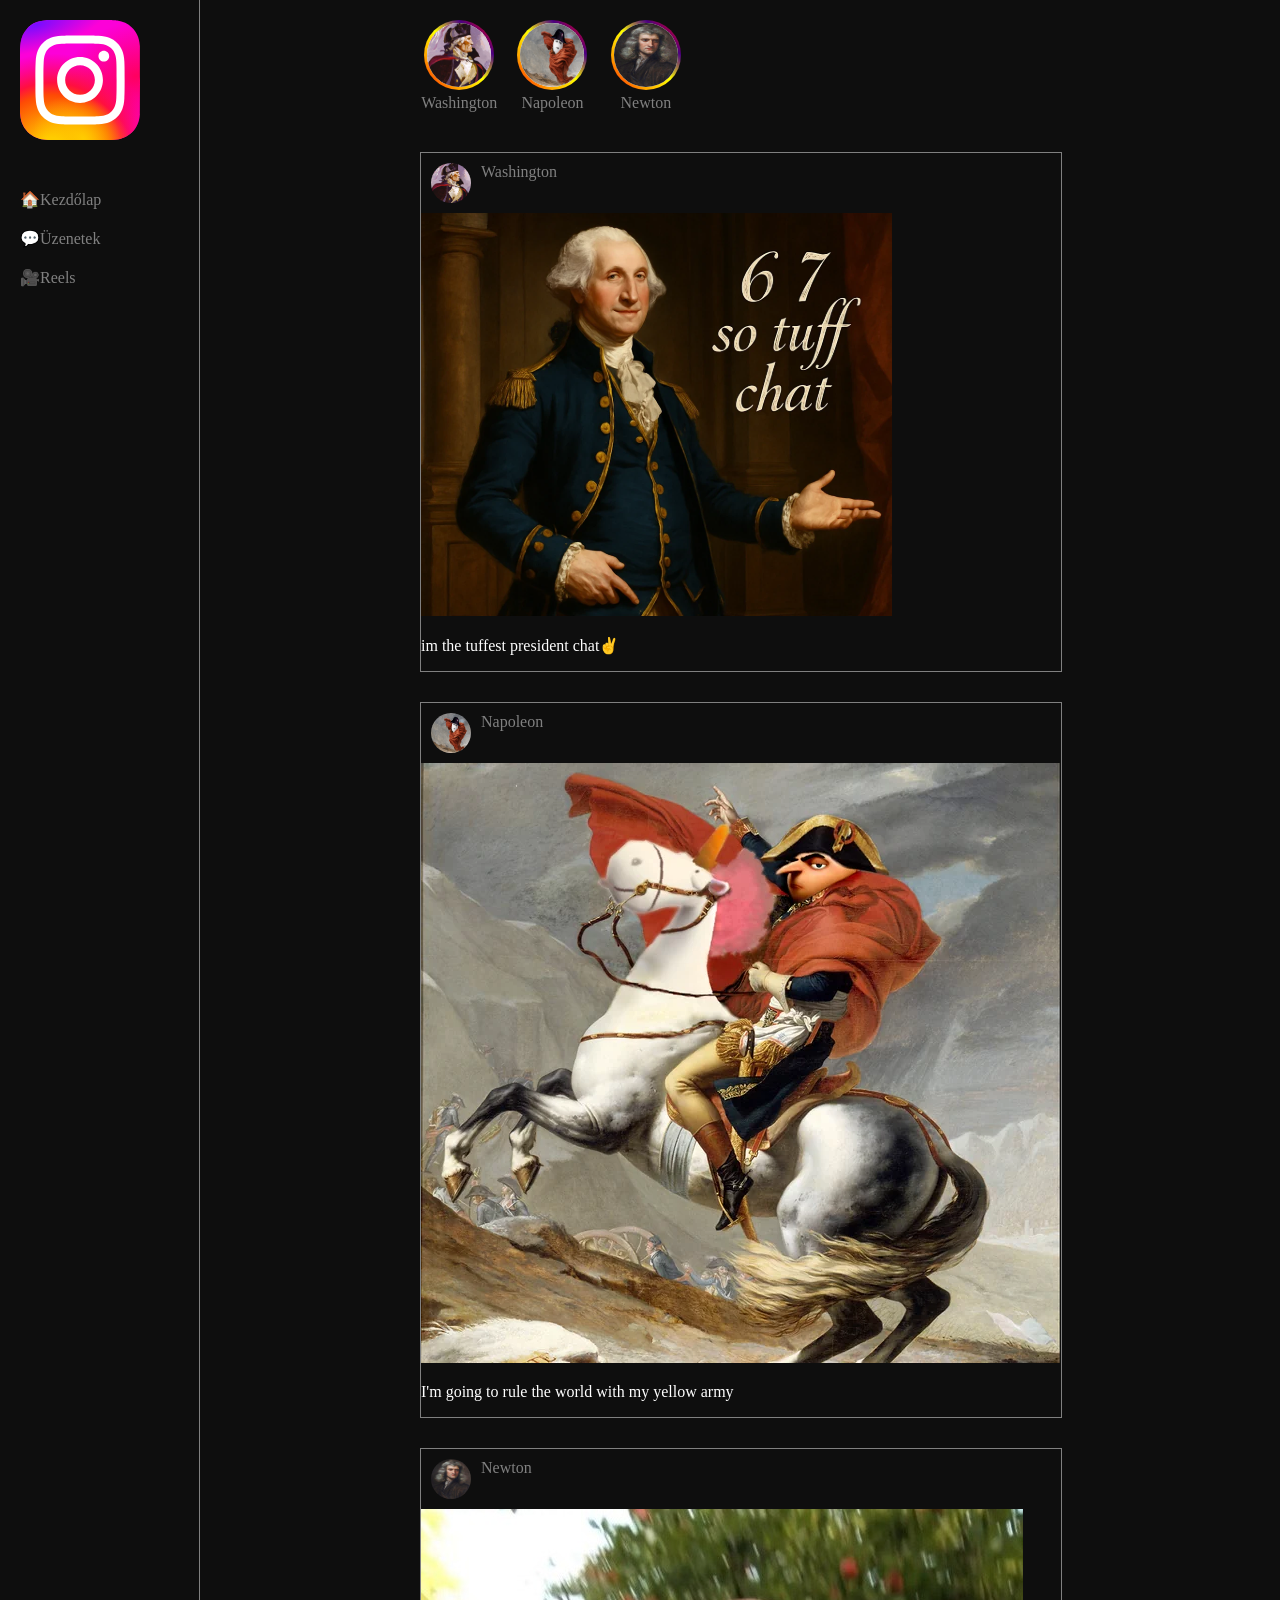
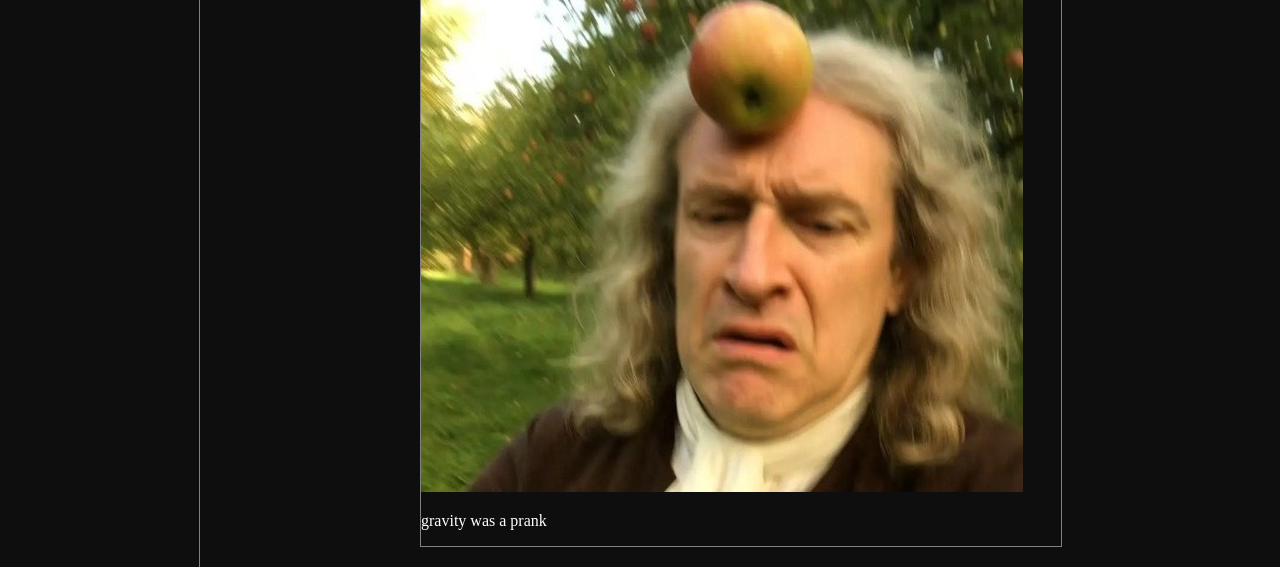
<file: index.html>
<!DOCTYPE html>
<html lang="hu">
<head>
    <meta charset="UTF-8">
    <title>Főoldal</title>
    <link rel="stylesheet" href="fooldal.css">
</head>
<body>

<div class="insta">

    <aside class="aside">
        <img src=".//insta_kep_balfelso_sarok/Instagram_logo_2022.svg" class="logo">

        <nav>
            <ul class="menu">
                <li><a href="index.html">🏠Kezdőlap</a></li>
                <li><a href="uzenetek.html">💬Üzenetek</a></li>
                <li><a href="reels.html">🎥Reels</a></li>
            </ul>
        </nav>
    </aside>

    <main class="profil">

        <section class="sztorik">

            <div class="story">
                <a href="./George_Washington_kepek/instastorymeetup.png"><img src="George_Washington_kepek/washington_mog.png" alt=""></a>
                <a href=".//George_Washington_kepek/instastorymeetup.png">Washington</a>
            </div>

            <div class="story">
                <a href=".//Napoleon képek/ChatGPT Image Apr 23, 2026, 01_52_44 PM.png"><img src="Napoleon képek/65b3c13f-d25f-4e6f-9769-582aeef21e93.png" alt=""></a>
                <a href=".//Napoleon képek/ChatGPT Image Apr 23, 2026, 01_52_44 PM.png">Napoleon</a>
            </div>

            <div class="story">
                <a href=".//Newton képek/faamialatt_gravitacio.webp"><img src="Newton képek/Newton_profilkep.jpg" alt=""></a>
                <a href=".//Newton képek/faamialatt_gravitacio.webp">Newton</a>
            </div>

        </section>

        <section class="posztok">

            <article class="post">

                <div class="post-header">
                    <img src=".//George_Washington_kepek/washington_mog.png">
                    <a href="washington.html">Washington</a>
                </div>

                <div class="postington-img1">
                    <img src=".//George_Washington_kepek/washington_67.png">
                    <p>im the tuffest president chat✌️</p>
                </div>

            </article>

            <article class="post">

                <div class="post-header">
                    <img src=".//Napoleon képek/65b3c13f-d25f-4e6f-9769-582aeef21e93.png">
                    <a href="sunoleon.html">Napoleon</a>
                </div>

                <div class="post-img2">
                    <img src=".//napoleon-gru-v0-owp7g7jq501a1.webp">
                    <p>I'm going to rule the world with my yellow army</p>
                </div>

            </article>

            <article class="post">

                <div class="post-header">
                    <img src=".//Newton képek/Newton_profilkep.jpg">
                    <a href="sablon1.html">Newton</a>
                </div>

                <div class="post-img3">
                    <img src=".//68373b0c60bc0.jpeg">
                    <p>gravity was a prank</p>
                </div>

            </article>

        </section>

    </main>

</div>

</body>
</html>
</file>
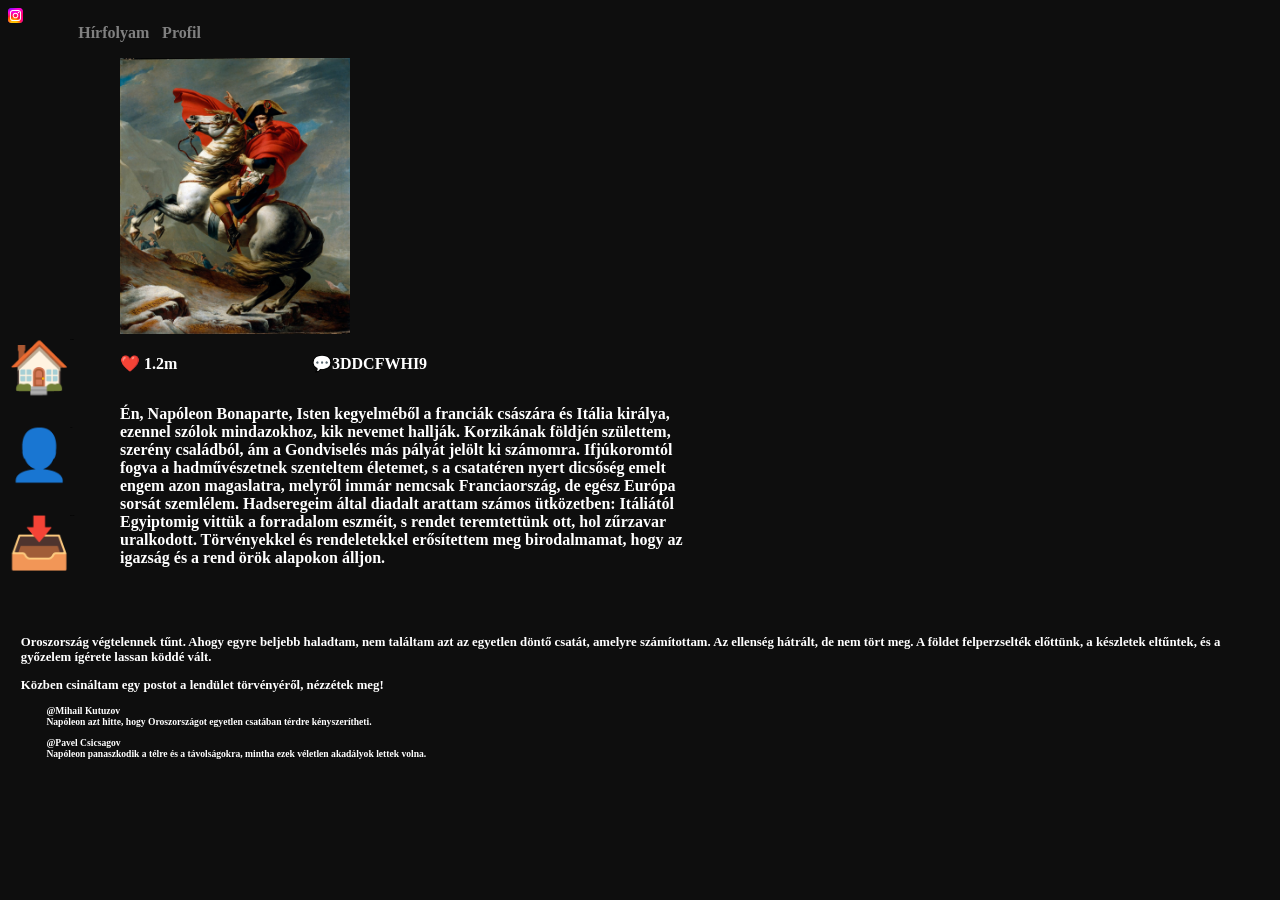
<file: napoleon.html>
<!DOCTYPE html>
<html lang="hu">
<head>
    <meta charset="UTF-8">
    <meta name="viewport" content="width=device-width, initial-scale=1.0">
    <title>Leiszt Vince</title>
    <link rel="stylesheet" href="style.css">
    <link rel="stylesheet" href="hirfolyam.css">
</head>
<body>
    <div class="teteje">
        <div class="instakep">
                <img src="insta_kep_balfelso_sarok/Instagram_logo_2022.svg" alt="Instalogo">
            </div>
            <nav> 
                <ul>
                    <div class="liul">
                        <li><a href="napoleon.html">Hírfolyam</a></li>
                    </div>      
                    <div class="ulli">
                        <li><a href="sunoleon.html">Profil</a></li>
                    </div> 
                </ul>

            </nav>
        </div>

        <div class="valaszto">
            <aside>
                <ul>
                <ul>
                    <li><a href="index.html">🏠</a><a href="index.html"><p>Kezdőlap</p></a></li>
                    <li><a href="sunoleon.html">👤</a><a href="sunoleon.html"><p>Profil</p></a></li>
                    <li><a href="napoleon.html">📥</a><a href="napoleon.html"><p>Hírfolyam</p></a></li>
                </ul>
            </aside>
            <section>
                    <div class="profilkepeskoveto">
                        <div class="kep">
                            <img src=".//Napoleon képek/Jacques_Louis_David_-_Equestrian_portrait_of_Napoleon_I_Bonaparte_-_(MeisterDrucke-819263).jpg
                            " alt="">
                                <div class="adatok">
                                    <div class="sziv">
                                        <p>❤️ 1.2m</p>
                                    </div>
                                    <div class="comment">
                                            <p>💬3DDCFWHI9</p>
                                    </div>
                                </div>
                        </div>
                        <div class="szoveg">
                                <p>Én, Napóleon Bonaparte, Isten kegyelméből a franciák császára és Itália királya, ezennel szólok mindazokhoz, kik nevemet hallják.

Korzikának földjén születtem, szerény családból, ám a Gondviselés más pályát jelölt ki számomra. Ifjúkoromtól fogva a hadművészetnek szenteltem életemet, s a csatatéren nyert dicsőség emelt engem azon magaslatra, melyről immár nemcsak Franciaország, de egész Európa sorsát szemlélem.

Hadseregeim által diadalt arattam számos ütközetben: Itáliától Egyiptomig vittük a forradalom eszméit, s rendet teremtettünk ott, hol zűrzavar uralkodott. Törvényekkel és rendeletekkel erősítettem meg birodalmamat, hogy az igazság és a rend örök alapokon álljon.</p>
                        </div>
                    </div>
            </section>
        </div>
            <article>
                <ul>
                    <li>Oroszország végtelennek tűnt. Ahogy egyre beljebb haladtam, nem találtam azt az egyetlen döntő csatát, amelyre számítottam. Az ellenség hátrált, de nem tört meg. A földet felperzselték előttünk, a készletek eltűntek, és a győzelem ígérete lassan köddé vált.</li>
                </ul>
                <ul>
                    <li>Közben csináltam egy postot a lendület törvényéről, nézzétek meg!</li>
                </ul>
                <div class="valaszkomment">
                    <ul>
                        <li>@Mihail Kutuzov</li>
                        <li>Napóleon azt hitte, hogy Oroszországot egyetlen csatában térdre kényszerítheti.</li>
                    </ul>
                    <ul>
                        <li>@Pavel Csicsagov</li>
                        <li>Napóleon panaszkodik a télre és a távolságokra, mintha ezek véletlen akadályok lettek volna.</li>
                    </ul>
                
                </div>

            </article>   
        </div>
    </Main>
</body>
</html>
</file>
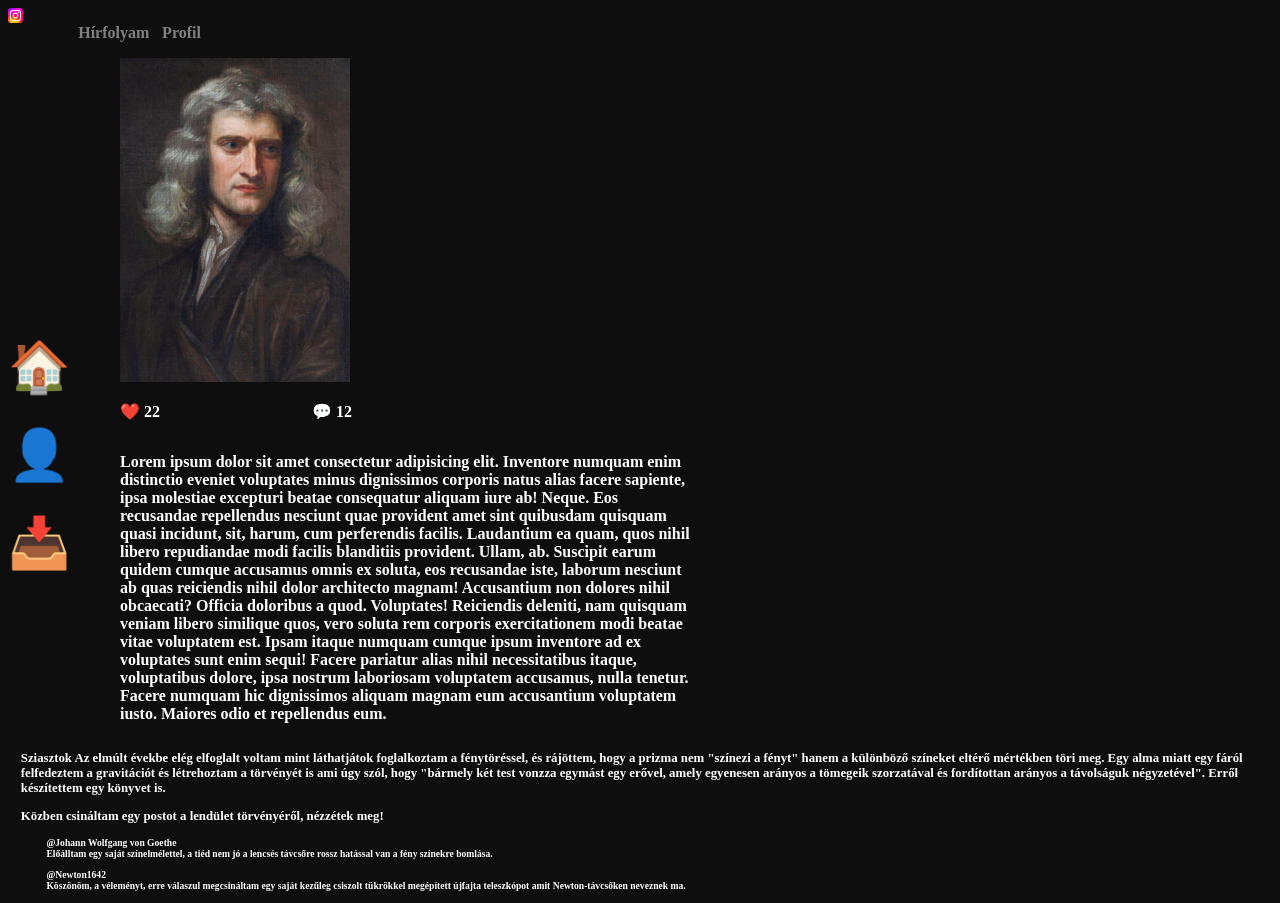
<file: sablon.html>
<!DOCTYPE html>
<html lang="hu">
<head>
    <meta charset="UTF-8">
    <meta name="viewport" content="width=device-width, initial-scale=1.0">
    <title>Csabai Áron</title>
    <link rel="stylesheet" href="style.css">
    <link rel="stylesheet" href="hirfolyam.css">
</head>
<body>
    <div class="teteje">
        <div class="instakep">
                <img src="insta_kep_balfelso_sarok/Instagram_logo_2022.svg" alt="Instalogo">
            </div>
            <nav> 
                <ul>
                    <div class="liul">
                        <li><a href="sablon.html">Hírfolyam</a></li>
                    </div>      
                    <div class="ulli">
                        <li><a href="sablon1.html">Profil</a></li>
                    </div> 
                </ul>

            </nav>
        </div>

        <div class="valaszto">
            <aside>
                <ul>
                    <li><a href="index.html">🏠</a><a href="index.html"><p>Kezdőlap</p></a></li>
                    <li><a href="sablon1.html">👤</a><a href="sablon1.html"><p>Profil</p></a></li>
                    <li><a href="sablon.html">📥</a><a href="sablon.html"><p>Hírfolyam</p></a></li>
                </ul>
            </aside>
            <section>
                    <div class="profilkepeskoveto">
                        <div class="kep">
                            <img src="Newton képek/Newton_profilkep.jpg" alt="">
                                <div class="adatok">
                                    <div class="sziv">
                                        <p>❤️ 22</p>
                                    </div>
                                    <div class="comment">
                                            <p>💬 12</p>
                                    </div>
                                </div>
                        </div>
                        <div class="szoveg">
                                <p>Lorem ipsum dolor sit amet consectetur adipisicing elit. Inventore numquam enim distinctio eveniet voluptates minus dignissimos corporis natus alias facere sapiente, ipsa molestiae excepturi beatae consequatur aliquam iure ab! Neque.
                                Eos recusandae repellendus nesciunt quae provident amet sint quibusdam quisquam quasi incidunt, sit, harum, cum perferendis facilis. Laudantium ea quam, quos nihil libero repudiandae modi facilis blanditiis provident. Ullam, ab.
                                Suscipit earum quidem cumque accusamus omnis ex soluta, eos recusandae iste, laborum nesciunt ab quas reiciendis nihil dolor architecto magnam! Accusantium non dolores nihil obcaecati? Officia doloribus a quod. Voluptates!
                                Reiciendis deleniti, nam quisquam veniam libero similique quos, vero soluta rem corporis exercitationem modi beatae vitae voluptatem est. Ipsam itaque numquam cumque ipsum inventore ad ex voluptates sunt enim sequi!
                                Facere pariatur alias nihil necessitatibus itaque, voluptatibus dolore, ipsa nostrum laboriosam voluptatem accusamus, nulla tenetur. Facere numquam hic dignissimos aliquam magnam eum accusantium voluptatem iusto. Maiores odio et repellendus eum.</p>
                        </div>
                    </div>
            </section>
        </div>
            <article>
                <ul>
                    <li>Sziasztok
Az elmúlt évekbe elég elfoglalt voltam mint láthatjátok foglalkoztam a fénytöréssel, és rájöttem, hogy a prizma nem "színezi a fényt" hanem a különböző színeket eltérő mértékben töri meg. Egy alma miatt egy fáról felfedeztem a gravitációt és létrehoztam a törvényét is ami úgy szól, hogy "bármely két test vonzza egymást egy erővel, amely egyenesen arányos a tömegeik szorzatával és fordítottan arányos a távolságuk négyzetével". Erről készítettem egy könyvet is.</li>
                </ul>
                <ul>
                    <li>Közben csináltam egy postot a lendület törvényéről, nézzétek meg!</li>
                </ul>
                <div class="valaszkomment">
                    <ul>
                        <li>@Johann Wolfgang von Goethe</li>
                        <li>Előálltam egy saját színelmélettel, a tiéd nem jó a lencsés távcsőre rossz hatással van a fény színekre bomlása.</li>
                    </ul>
                    <ul>
                        <li>@Newton1642</li>
                        <li>Köszönöm, a véleményt, erre válaszul megcsináltam egy saját kezűleg csiszolt tükrökkel megépített újfajta teleszkópot amit Newton-távcsőken neveznek ma.</li>
                    </ul>
                
                </div>

            </article>   
        </div>
    </Main>
</body>
</html>
</file>
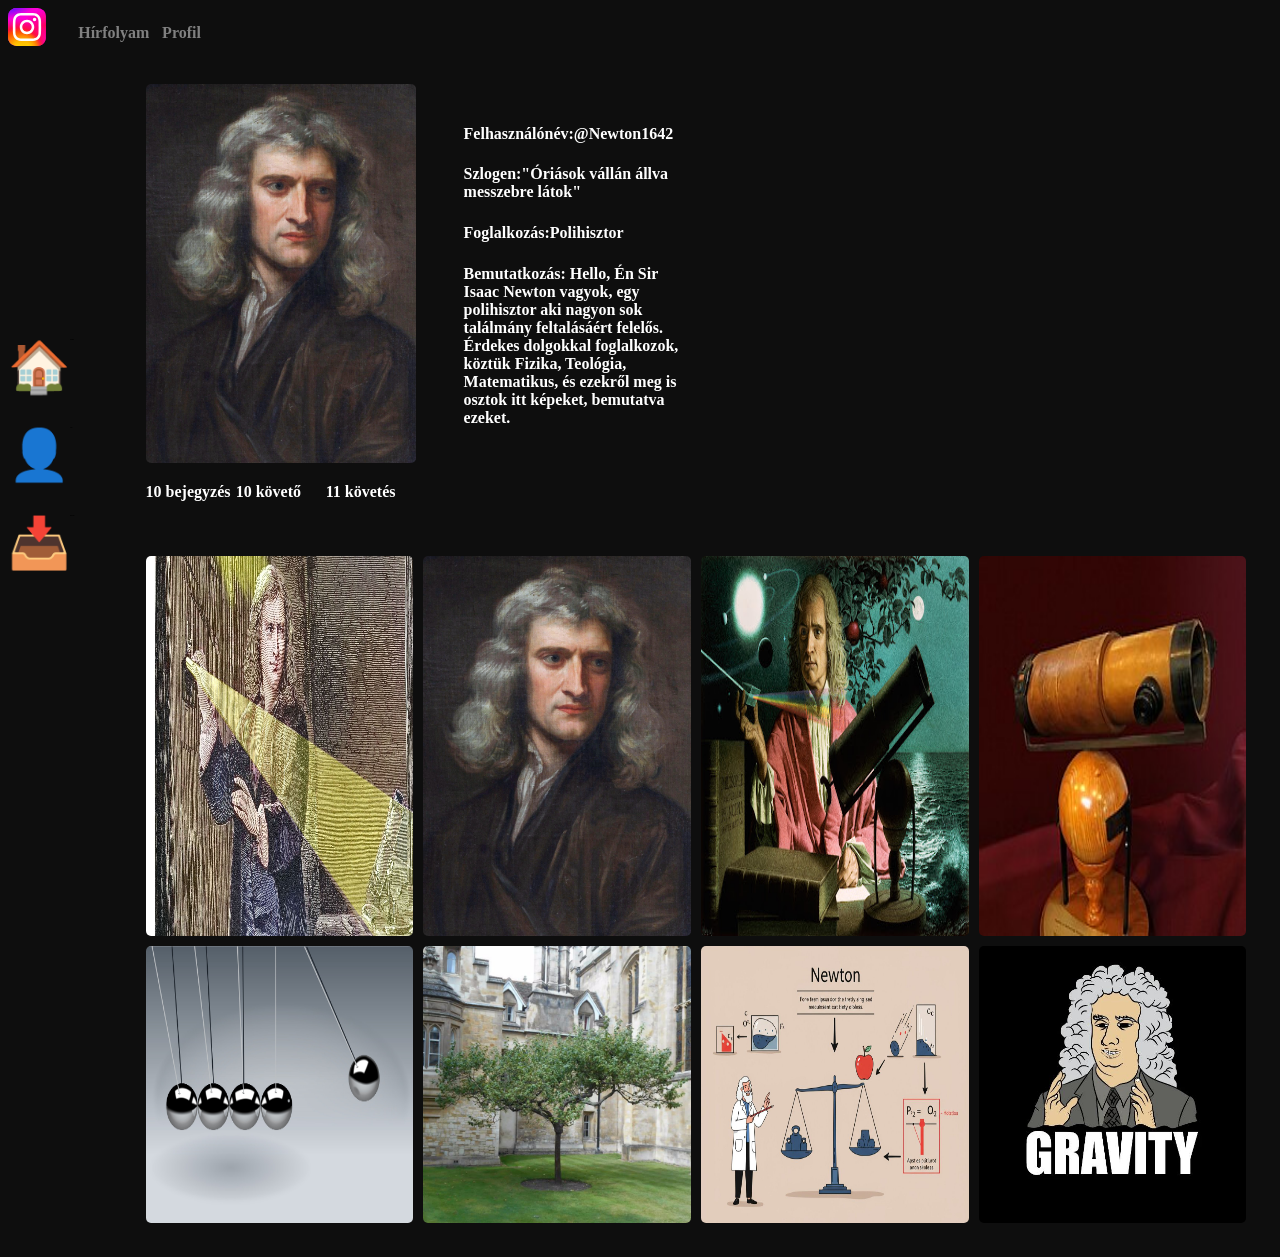
<file: sablon1.html>
<!DOCTYPE html>
<html lang="hu">
<head>
    <meta charset="UTF-8">
    <meta name="viewport" content="width=device-width, initial-scale=1.0">
    <title>Csabai Áron</title>
    <link rel="stylesheet" href="elrendezes.css">
    <link rel="stylesheet" href="style.css">
</head>
<body>
    <Main>
        <div class="teteje">
        <div class="instakep">
                <img src="insta_kep_balfelso_sarok/Instagram_logo_2022.svg" alt="Instalogo">
            </div>
            <nav> 
                <ul>
                    <div class="liul">
                        <li><a href="sablon.html">Hírfolyam</a></li>
                    </div>      
                    <div class="ulli">
                        <li><a href="sablon1.html">Profil</a></li>
                    </div> 
                </ul>

            </nav>
        </div>

        <div class="valaszto">
            <aside>
                <ul>
                    <li><a href="index.html">🏠</a><a href="index.html"><p>Kezdőlap</p></a></li>
                    <li><a href="sablon1.html">👤</a><a href="sablon1.html"><p>Profil</p></a></li>
                    <li><a href="sablon.html">📥</a><a href="sablon.html"><p>Hírfolyam</p></a></li>
                </ul>
            </aside>
            <article>
                <div class="szekcio">
                    <div class="profilkepeskoveto">
                        <img src="Newton képek/Newton_profilkep.jpg" alt="">
                        <div class="adatok">
                            <div class="bejegyzes">
                                <p>10 bejegyzés</p>
                            </div>
                            <div class="koveto">
                                <p>10 követő</p>
                            </div>
                            <div class="kovetes">
                                <p>11 követés</p>
                            </div>
                        </div>
                    </div>
                    <div class="profilszoveg">
                        <ul>
                            <li>Felhasználónév:@Newton1642</li>
                            <li>Szlogen:"Óriások vállán állva messzebre látok"</li>
                            <li>Foglalkozás:Polihisztor</li>
                            <li>Bemutatkozás:
                                Hello, Én Sir Isaac Newton vagyok, egy polihisztor aki nagyon sok találmány feltalásáért felelős.
                                Érdekes dolgokkal foglalkozok, köztük Fizika, Teológia, Matematikus, és ezekről meg is osztok itt képeket, bemutatva ezeket.
                            </li>            
                        </ul>
                    </div>
                </div>
            
                <section>
                    <div class="bejegyzesek1">
                        <img src="Newton képek/aHR0cHM6Ly9jbXNjZG4uYXBwLmNvbnRlbnQucHJpdmF0ZS9jb250ZW50LzIwOWEyM2VjNjNhNTQ5Zjk4NjY4ZWQ0MWQ0NDBmNGE5.png" alt="">
                    </div>
                    <div class="bejegyzesek2">
                        <img src="Newton képek/Newton_profilkep.jpg" alt="">
                    </div>
                    <div class="bejegyzesek3">
                        <img src="Newton képek/AMG-kjycC9r8B0SiMUTbViefgpikU1v6ksBUIye0pm3KAQroiYnIMmETN-HLjbK9_QEgdn-VNXR3nIupugvXfPqlA2xBByDBxgl5lfsi.png" alt="">
                    </div>
                    <div class="bejegyzesek4">
                        <img src="Newton képek/Newton_fenytores_teleszkop.jpg" alt="">
                    </div>
                    <div class="bejegyzesek5">
                        <img src="Newton képek/Newton_cradle.jpg" alt="">
                    </div>
                    <div class="bejegyzesek6">
                        <img src="Newton képek/faamialatt_gravitacio.webp" alt="">
                    </div>
                    <div class="bejegyzesek7">
                        <img src="Newton képek/newton-a-mertekegyseg-jelentese-es-hasznalata-a-fizikaban.jpg" alt="">
                    </div>
                    <div class="bejegyzesek8">
                        <img src="Newton képek/Newton_gravity_kep_fura.png" alt="">
                    </div>
                </section>
            </article>
        </div>
    </Main>
</body>
</html>
</file>
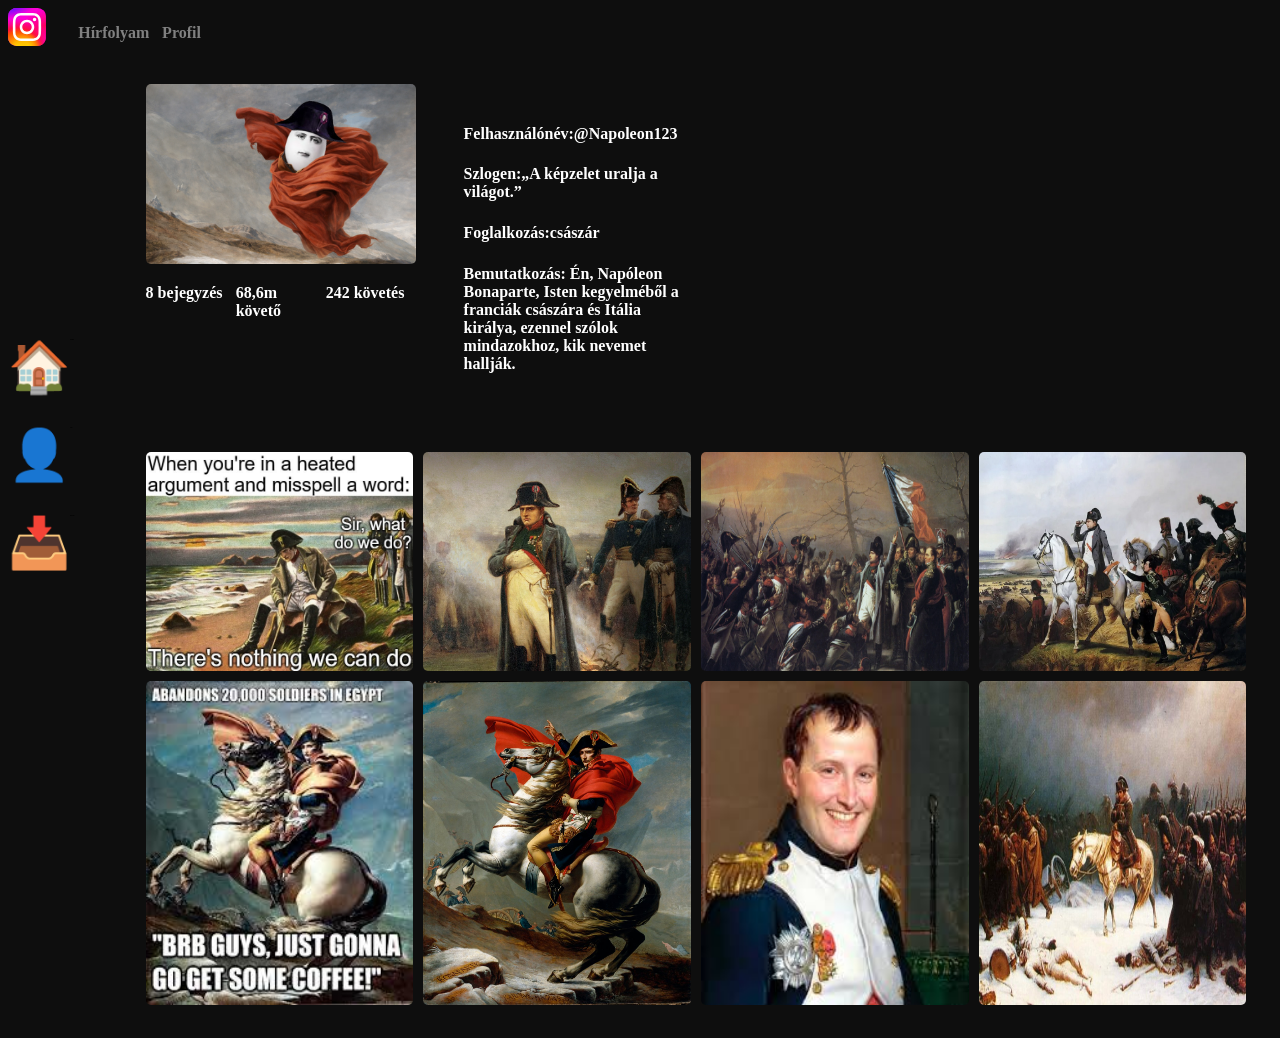
<file: sunoleon.html>
<!DOCTYPE html>
<html lang="hu">
<head>
    <meta charset="UTF-8">
    <meta name="viewport" content="width=device-width, initial-scale=1.0">
    <title>Leiszt Vince</title>
    <link rel="stylesheet" href="elrendezes.css">
    <link rel="stylesheet" href="style.css">
</head>
<body>
    <Main>
        <div class="teteje">
        <div class="instakep">
                <img src="insta_kep_balfelso_sarok/Instagram_logo_2022.svg" alt="Instalogo">
            </div>
            <nav> 
                <ul>
                    <div class="liul">
                        <li><a href="napoleon.html">Hírfolyam</a></li>
                    </div>      
                    <div class="ulli">
                        <li><a href="sunoleon.html">Profil</a></li>
                    </div> 
                </ul>

            </nav>
        </div>

        <div class="valaszto">
            <aside>
                <ul>
                    <li><a href="index.html">🏠</a><a href="index.html"><p>Kezdőlap</p></a></li>
                    <li><a href="sunoleon.html">👤</a><a href="sunoleon.html"><p>Profil</p></a></li>
                    <li><a href="napoleon.html">📥</a><a href="napoleon.html"><p>Hírfolyam</p></a></li>
                </ul>
            </aside>
            <article>
                <div class="szekcio">
                    <div class="profilkepeskoveto">
                        <img src="Napoleon képek/65b3c13f-d25f-4e6f-9769-582aeef21e93.png" alt="">
                        <div class="adatok">
                            <div class="bejegyzes">
                                <p>8 bejegyzés</p>
                            </div>
                            <div class="koveto">
                                <p>68,6m követő</p>
                            </div>
                            <div class="kovetes">
                                <p>242 követés</p>
                            </div>
                        </div>
                    </div>
                    <div class="profilszoveg">
                        <ul>
                            <li>Felhasználónév:@Napoleon123</li>
                            <li>Szlogen:„A képzelet uralja a világot.”</li>
                            <li>Foglalkozás:császár</li>
                            <li>Bemutatkozás:
                                Én, Napóleon Bonaparte, Isten kegyelméből a franciák császára és Itália királya, ezennel szólok mindazokhoz, kik nevemet hallják.
                            </li>            
                        </ul>
                    </div>
                </div>
            
                <section>
                    <div class="bejegyzesek1">
                        <img src=".//Napoleon képek/65531e1116370.jpeg" alt="">
                    </div>
                    <div class="bejegyzesek2">
                        <img src=".//Napoleon képek/b13f5f0d4cb9a3ef44c7b8e95efaf6da.webp" alt="">
                    </div>
                    <div class="bejegyzesek3">
                        <img src=".//Napoleon képek/Blog_ICH_NapoleonBonaparte_1223.jpg" alt="">
                    </div>
                    <div class="bejegyzesek4">
                        <img src=".//Napoleon képek/napoleon_bbc_history.webp" alt="">
                    </div>
                    <div class="bejegyzesek5">
                        <img src=".//Napoleon képek/images (2).jpg" alt="">
                    </div>
                    <div class="bejegyzesek6">
                        <img src=".//Napoleon képek/Jacques_Louis_David_-_Equestrian_portrait_of_Napoleon_I_Bonaparte_-_(MeisterDrucke-819263).jpg" alt="">
                    </div>
                    <div class="bejegyzesek7">
                        <img src=".//Napoleon képek/Napoleon Memes for Bonapartist Teens (@bonapartistmemes) • Facebook.png" alt="">
                    </div>
                    <div class="bejegyzesek8">
                        <img src=".//Napoleon képek/napoleon-bonaparte-retreat-from-moscow-768x547.jpeg" alt="">
                    </div>
                </section>
            </article>
        </div>
    </Main>
</body>
</html>
</file>
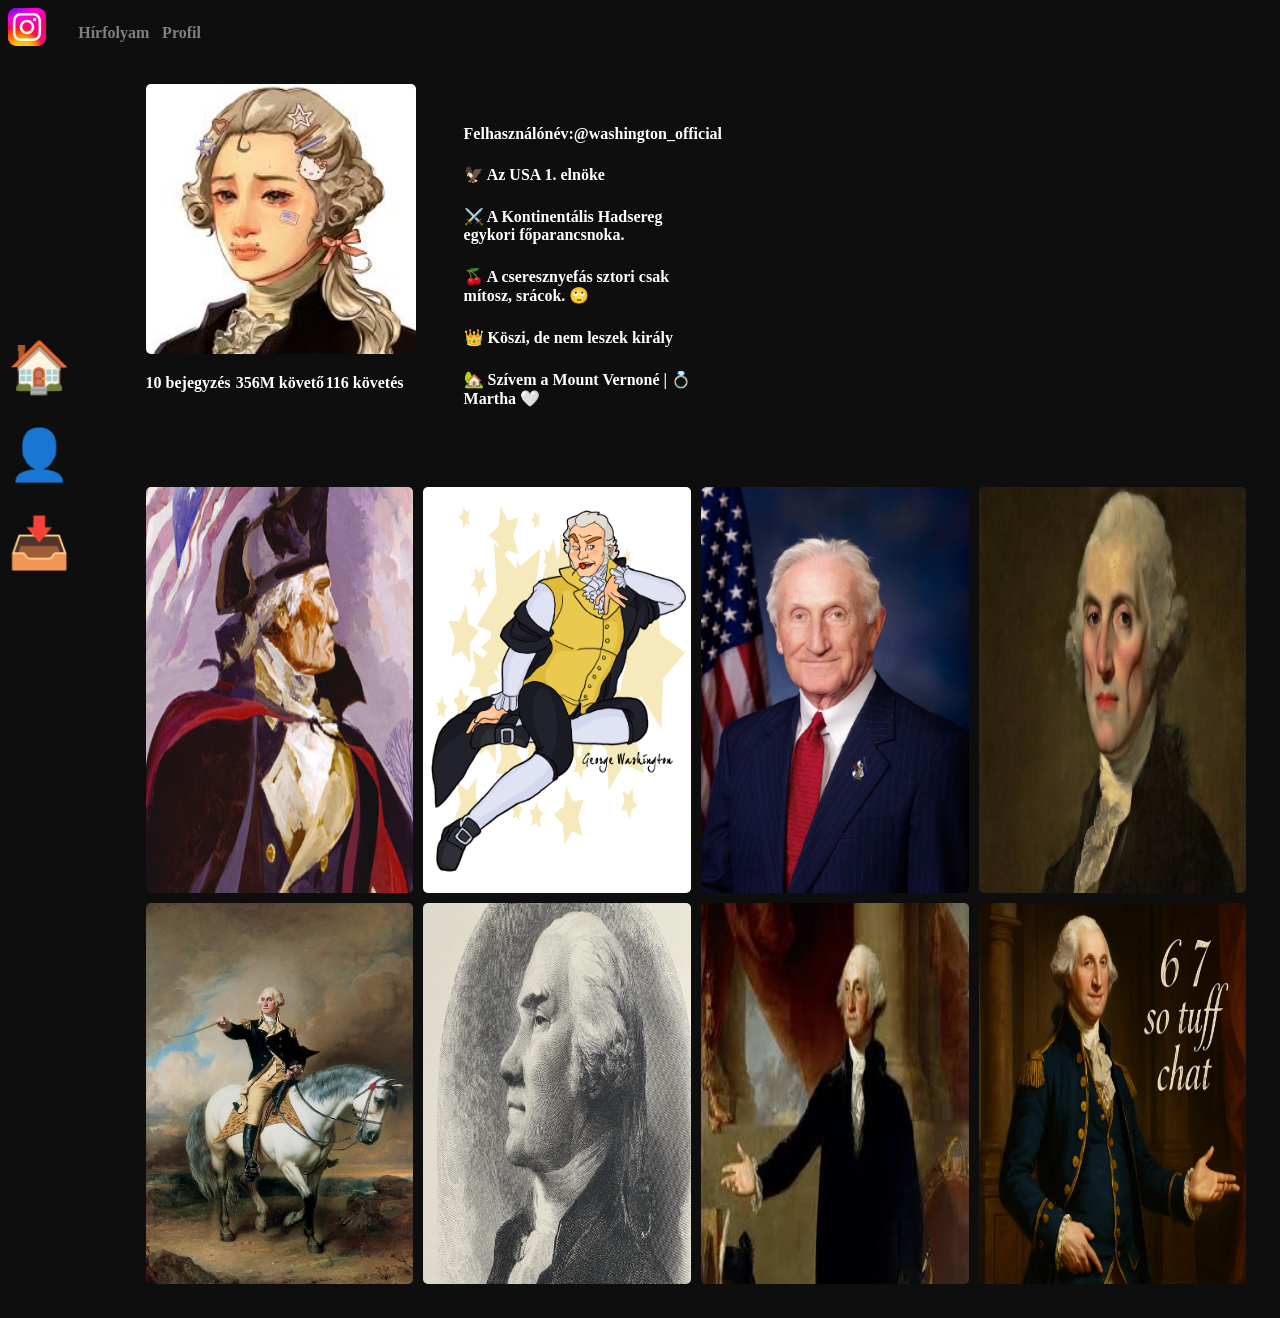
<file: washington.html>
<!DOCTYPE html>
<html lang="hu">
<head>
    <meta charset="UTF-8">
    <meta name="viewport" content="width=device-width, initial-scale=1.0">
    <meta name="description" content="George Washington, Washington, első amerikai elnök, csoportmunka">
    <title>Janovics Zsombor</title>
    <link rel="stylesheet" href="elrendezes.css">
    <link rel="stylesheet" href="style.css">
</head>
<body>
    <Main>
        <div class="teteje">
        <div class="instakep">
                <img src="insta_kep_balfelso_sarok/Instagram_logo_2022.svg" alt="Instalogo">
            </div>
            <nav> 
                <ul>
                    <div class="liul">
                        <li><a href="washingtonsabloninho.html">Hírfolyam</a></li>
                    </div>      
                    <div class="ulli">
                        <li><a href="washington.html">Profil</a></li>
                    </div> 
                </ul>

            </nav>
        </div>

        <div class="valaszto">
            <aside>
                <ul>
                    <li><a href="index.html">🏠</a><a href="index.html"><p>Kezdőlap</p></a></li>
                    <li><a href="washington.html">👤</a><a href="washington.html"><p>Profil</p></a></li>
                    <li><a href="washingtonsabloninho.html">📥</a><a href="washingtonsabloninho.html"><p>Hírfolyam</p></a></li>
                </ul>
            </aside>
            <article>
                <div class="szekcio">
                    <div class="profilkepeskoveto">
                        <img src="George_Washington_kepek/george_washington_femboy.jpg" alt="George washington jol nez ki">
                        <div class="adatok">
                            <div class="bejegyzes">
                                <p>10 bejegyzés</p>
                            </div>
                            <div class="koveto">
                                <p>356M követő</p>
                            </div>
                            <div class="kovetes">
                                <p>116 követés</p>
                            </div>
                        </div>
                    </div>
                    <div class="profilszoveg">
                        <ul>
                            <li>Felhasználónév:@washington_official</li>
                            <li>🦅 Az USA 1. elnöke</li>
                            <li>⚔️ A Kontinentális Hadsereg egykori főparancsnoka.</li>
                            <li>🍒 A cseresznyefás sztori csak mítosz, srácok. 🙄</li>
                            <li>👑 Köszi, de nem leszek király</li>
                            <li>🏡 Szívem a Mount Vernoné | 💍 Martha 🤍</li>       
                        </ul>
                    </div>
                </div>
            
                <section>
                    <div class="bejegyzesek1">
                        <img src="George_Washington_kepek/washington_mog.png" alt="">
                    </div>
                    <div class="bejegyzesek2">
                        <img src="George_Washington_kepek/washington_twink.png" alt="">
                    </div>
                    <div class="bejegyzesek3">
                        <img src="George_Washington_kepek/washington_hogynezettki.jpg" alt="">
                    </div>
                    <div class="bejegyzesek4">
                        <img src="George_Washington_kepek/washington_portre.png" alt="">
                    </div>
                    <div class="bejegyzesek5">
                        <img src="George_Washington_kepek/washington_lo.jpg" alt="">
                    </div>
                    <div class="bejegyzesek6">
                        <img src="George_Washington_kepek/washington_holy.png" alt="">
                    </div>
                    <div class="bejegyzesek7">
                        <img src="George_Washington_kepek/washington_beszed.jpg" alt="">
                    </div>
                    <div class="bejegyzesek8">
                        <img src="George_Washington_kepek/washington_67.png" alt="">
                    </div>
                </section>
            </article>
        </div>
    </Main>
</body>
</html>
</file>
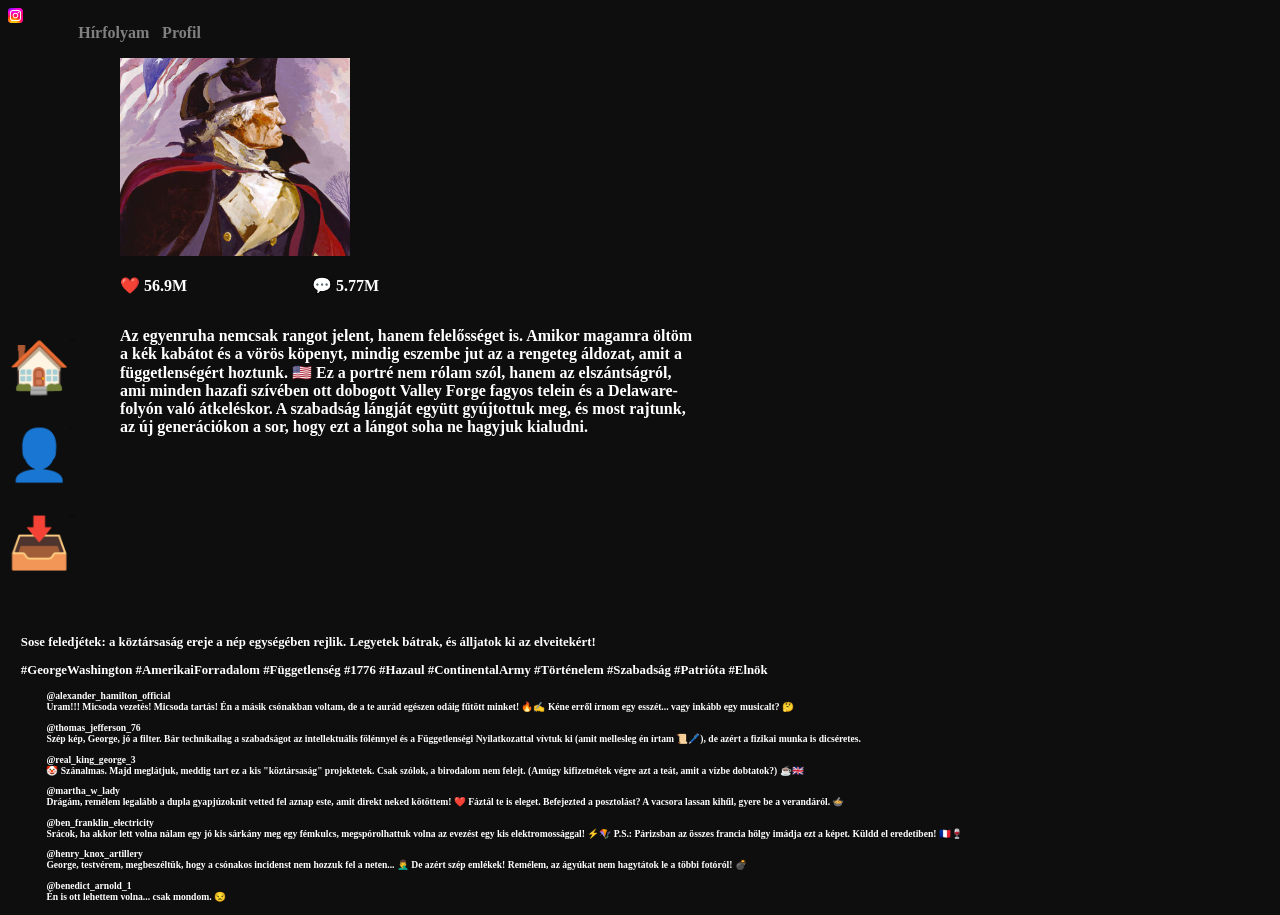
<file: washingtonsabloninho.html>
<!DOCTYPE html>
<html lang="hu">
<head>
    <meta charset="UTF-8">
    <meta name="viewport" content="width=device-width, initial-scale=1.0">
    <title>Janovics Zsombor</title>
    <link rel="stylesheet" href="style.css">
    <link rel="stylesheet" href="hirfolyam.css">
</head>
<body>
    <div class="teteje">
        <div class="instakep">
                <img src="insta_kep_balfelso_sarok/Instagram_logo_2022.svg" alt="Instalogo">
            </div>
            <nav> 
                <ul>
                    <div class="liul">
                        <li><a href="washingtonsabloninho.html">Hírfolyam</a></li>
                    </div>      
                    <div class="ulli">
                        <li><a href="washington.html">Profil</a></li>
                    </div> 
                </ul>

            </nav>
        </div>

        <div class="valaszto">
            <aside>
                <ul>
                    <li><a href="index.html">🏠</a><a href="index.html"><p>Kezdőlap</p></a></li>
                    <li><a href="washington.html">👤</a><a href="washington.html"><p>Profil</p></a></li>
                    <li><a href="washingtonsabloninho.html">📥</a><a href="washingtonsabloninho.html"><p>Hírfolyam</p></a></li>
                </ul>
            </aside>
            <section>
                    <div class="profilkepeskoveto">
                        <div class="kep">
                            <img src="George_Washington_kepek/washington_mog.png" alt="">
                                <div class="adatok">
                                    <div class="sziv">
                                        <p>❤️ 56.9M</p>
                                    </div>
                                    <div class="comment">
                                            <p>💬 5.77M</p>
                                    </div>
                                </div>
                        </div>
                        <div class="szoveg">
                                <p>Az egyenruha nemcsak rangot jelent, hanem felelősséget is. Amikor magamra öltöm a kék kabátot és a vörös köpenyt, mindig eszembe jut az a rengeteg áldozat, amit a függetlenségért hoztunk. 🇺🇸
                                    Ez a portré nem rólam szól, hanem az elszántságról, ami minden hazafi szívében ott dobogott Valley Forge fagyos telein és a Delaware-folyón való átkeléskor. A szabadság lángját együtt gyújtottuk meg, és most rajtunk, az új generációkon a sor, hogy ezt a lángot soha ne hagyjuk kialudni.</p>
                        </div>
                    </div>
            </section>
        </div>
            <article>
                <ul>
                    <li>Sose feledjétek: a köztársaság ereje a nép egységében rejlik.
                        Legyetek bátrak, és álljatok ki az elveitekért!</li>
                </ul>
                <ul>
                    <li>#GeorgeWashington #AmerikaiForradalom #Függetlenség #1776 #Hazaul #ContinentalArmy #Történelem #Szabadság #Patrióta #Elnök</li>
                </ul>
                <div class="valaszkomment">
                    <ul>
                        <li>@alexander_hamilton_official</li>
                        <li>Uram!!! Micsoda vezetés! Micsoda tartás! Én a másik csónakban voltam, de a te aurád egészen odáig fűtött minket! 🔥✍️ Kéne erről írnom egy esszét... vagy inkább egy musicalt? 🤔</li>
                    </ul>
                    <ul>
                        <li>@thomas_jefferson_76</li>
                        <li>Szép kép, George, jó a filter. Bár technikailag a szabadságot az intellektuális fölénnyel és a Függetlenségi Nyilatkozattal vívtuk ki (amit mellesleg én írtam 📜🖊️), de azért a fizikai munka is dicséretes.</li>
                    </ul>
                    <ul>
                        <li>@real_king_george_3</li>
                        <li>🤡 Szánalmas. Majd meglátjuk, meddig tart ez a kis "köztársaság" projektetek. Csak szólok, a birodalom nem felejt. (Amúgy kifizetnétek végre azt a teát, amit a vízbe dobtatok?) ☕🇬🇧</li>
                    </ul>
                    <ul>
                        <li>@martha_w_lady</li>
                        <li>Drágám, remélem legalább a dupla gyapjúzoknit vetted fel aznap este, amit direkt neked kötöttem! ❤️ Fáztál te is eleget. Befejezted a posztolást? A vacsora lassan kihűl, gyere be a verandáról. 🍲</li>
                    </ul>
                    <ul>
                        <li>@ben_franklin_electricity</li>
                        <li>Srácok, ha akkor lett volna nálam egy jó kis sárkány meg egy fémkulcs, megspórolhattuk volna az evezést egy kis elektromossággal! ⚡🪁 P.S.: Párizsban az összes francia hölgy imádja ezt a képet. Küldd el eredetiben! 🇫🇷🍷</li>
                    </ul>
                    <ul>
                        <li>@henry_knox_artillery</li>
                        <li>George, testvérem, megbeszéltük, hogy a csónakos incidenst nem hozzuk fel a neten... 🤦‍♂️ De azért szép emlékek! Remélem, az ágyúkat nem hagytátok le a többi fotóról! 💣</li>
                    </ul>
                    <ul>
                        <li>@benedict_arnold_1</li>
                        <li>Én is ott lehettem volna... csak mondom. 😒</li>
                    </ul>
                
                </div>

            </article>   
        </div>
    </Main>
</body>
</html>
</file>
<file: fooldal.css>
body {
    background-color: rgb(14, 14, 14);
    margin: 0;
}

* {
    color: white;
    font-family: 'Times New Roman', Times, serif;
    box-sizing: border-box;
}

.insta {
    display: grid;
    grid-template-columns: 200px 1fr;
    height: 100vh;
}


.aside {
    border-right: 1px solid gray;
    padding: 20px;
}

.logo {
    width: 120px;
    margin-bottom: 30px;
}

.menu {
    list-style: none;
    padding: 0;
}

.menu li {
    margin-bottom: 20px;
}

a {
    color: gray;
    text-decoration: none;
}

a:hover {
    color: white;
}


.profil {
    padding: 20px;
    max-width: 700px;
    margin-left: 200px;
}


.sztorik {
    display: grid;
    grid-template-columns: 1fr 1fr 1fr 380px;
    gap: 15px;
    margin-bottom: 40px;
}


.story {
    text-align: center;
}

.story img {
  width: 70px;
  height: 70px;
  border-radius: 50%;
  border: 3px solid transparent;
  background: linear-gradient(white, white) padding-box,
              linear-gradient(45deg, red, orange, yellow, indigo, red) border-box;
}

.story p {
    margin-top: 5px;
    font-size: 12px;
}


.posztok {
    display: grid;
    grid-template-columns: 1fr;
    gap: 30px;
    max-width: 500px;
}

.post {
    border: 1px solid gray;
}


.post-header {
    display: grid;
    grid-template-columns: 40px auto;
    margin: auto;
    padding: 10px;
    gap: 10px;
}

.post-header img {
    width: 40px;
    height: 40px;
    border-radius: 50%;
}


.post-img {
    height: 300px;
    border-top: 1px solid gray;
    text-align: center;
    height: 300px;
}



@media (max-width: 600px) {

    .insta   {
        grid-template-columns: 1fr;
    }

    .aside{
        border-right: none;
        border-bottom: 1px solid gray;
    }

    .profil {
        margin-left: 0;
    }

    .posztok {
        max-width: 1vw;
    }

    .post-img {
        height: 250px;
        margin: 50px;
    }

}
</file>
<file: style.css>
body{
    background-color: rgb(14, 14, 14);
}
*{
    color: white;
    font-weight: bold;
    font-family: 'Times New Roman', Times, serif;
}
a{
    color: gray;
}
a:hover{
    color: white
}
.profilszoveg{
    padding: 10px;
    margin: 10px;
}
.profilszoveg li{
    padding: 5px;
}
aside{
    margin-right: 50px;
}
.profilszoveg li{
    margin: 1vw;
}
aside p{
    color: black;
    font-size: 1px;
}
aside:hover{
    p{
        color: white;
        font-size: 1vw;
    }
}
</file>
<file: hirfolyam.css>
section{
    display: grid;
    grid-template-columns: 1fr 1fr;
}
*{
    list-style-type: none;
    box-sizing: border-box;
    text-decoration: none;
    padding: 0;
}
li p{
    position: absolute;
}
img {
    width: 40%;
    height: 40%;
}
.instakep{
    width: 3vw;
    height: 3vw;
}
nav ul{
    display: grid;
    grid-template-columns: 1fr 17fr;
    gap: 1vw;

}
.teteje{
    display: grid;
    grid-template-columns: 1fr 17fr;
}
.valaszto{
    display: grid;
    grid-template-columns: 2fr 98fr;
}
.valaszto li{
    display: grid;
    grid-template-columns: 1fr 1fr;
}
aside{
    margin-top: 200px;
    font-size: 50px;
}
aside li{
    padding-top: 30px;
    margin: 0;
}
.adatok{
    display: grid;
    grid-template-columns: 1fr 1fr 1fr;
}
article{
    margin: 1vw ;
}
.valaszkomment{
    margin-left: 2vw;
    font-size: 0.75vw;
}
article{
    font-size: 1vw;
}
@media screen and (max-width:800px) {
    .profilkepeskoveto{
        display: grid;
        grid-template-columns: 1fr;
    }
    aside{
        margin-top: 50px;
        font-size: 25px;
    }
    article{
        font-size: 3vw;
    }
    nav{
        font-size: 2vw;
    }
}
</file>
<file: elrendezes.css>
*{
    list-style-type: none;
    box-sizing: border-box;
    text-decoration: none;
    padding: 0;
}
img {
    width: 100%;
    height: 100%;
    border-radius: 5px;
}
.instakep{
    width: 3vw;
    height: 3vw;
}
nav ul{
    display: grid;
    grid-template-columns: 1fr 17fr;
    gap: 1vw;

}
.teteje{
    display: grid;
    grid-template-columns: 1fr 17fr;
}
.valaszto{
    display: grid;
    grid-template-columns: 2fr 98fr;
}
.valaszto li{
    display: grid;
    grid-template-columns: 1fr 1fr;
}

section{
    display: grid;
    grid-template-columns: 1fr 1fr 1fr 1fr;
    gap: 10px;
    margin: 1vw;
    padding: 1vw;
    height: auto;
}
.szekcio{
    display: grid;
    grid-template-columns: 1fr 2fr 1fr;
    gap: 10px;
    margin: 1vw;
    padding: 1vw;
    height: auto;
}
aside{
    margin-top: 200px;
    font-size: 50px;
}
aside li{
    padding-top: 30px;
    margin: 0;
}
.profilkepeskoveto img{
    height: auto;
}
.adatok{
    display: grid;
    grid-template-columns: 1fr 1fr 1fr;
}
.profilszoveg{
    padding-right: 3vw;
}
@media screen and (max-width:800px) {
    article section{
        grid-template-columns: 1fr 1fr;
    }
    .szekcio{
        display: grid;
        grid-template-columns: 1fr;
    }
}
@media screen and (max-width:600px) {
    article section{
        grid-template-columns: 1fr;
    }
}
li p{
    position: absolute;
}
</file>
